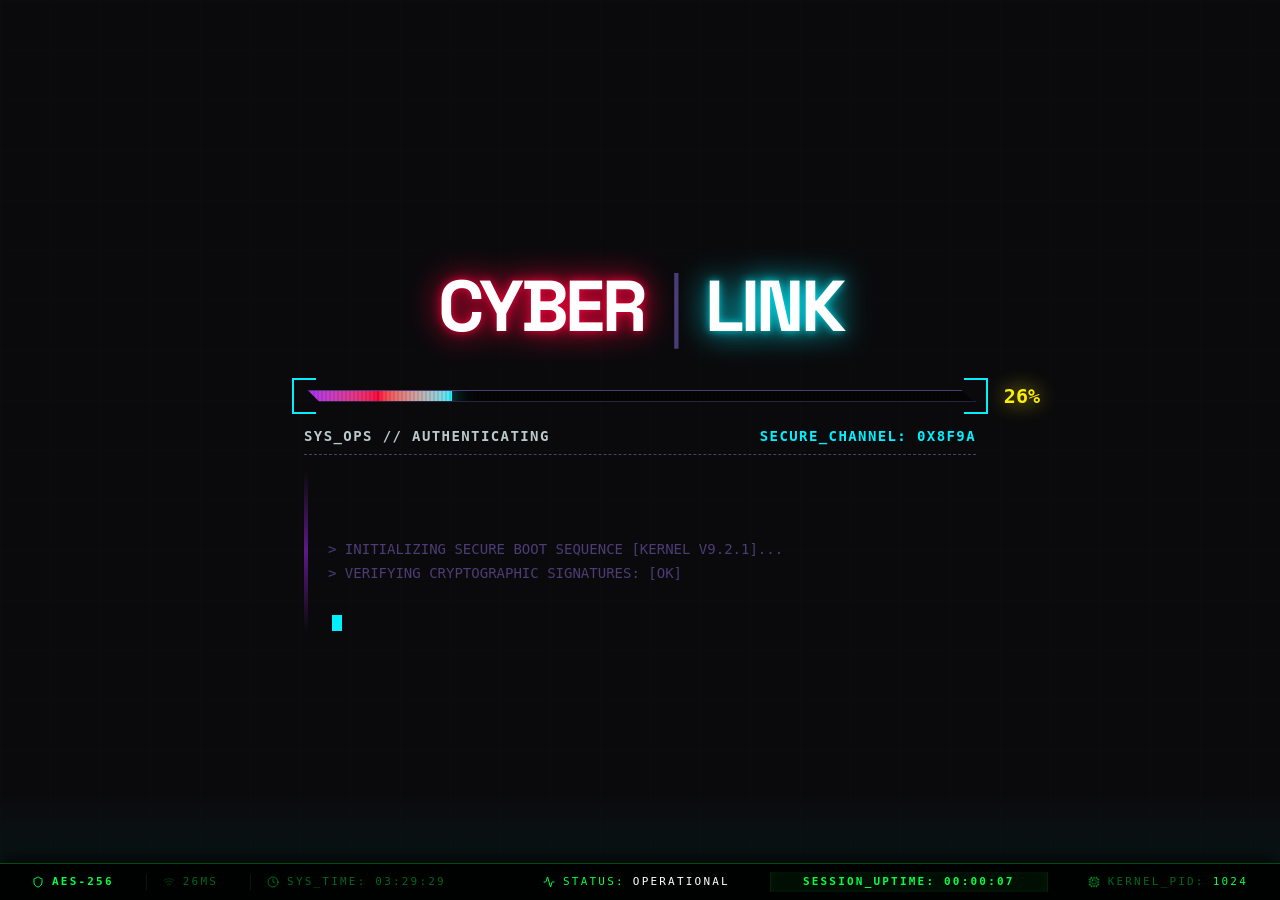
<file: index.html>
<!doctype html>
<html lang="en">

<head>
  <meta charset="UTF-8" />
  <link rel="icon" type="image/svg+xml" href="data:image/svg+xml,%3Csvg xmlns='http://www.w3.org/2000/svg' viewBox='0 0 32 32'%3E%3C/svg%3E" />
  <meta name="apple-mobile-web-app-title" content="Cyber-Sentry" />
  <link rel="manifest" href="/favicon/site.webmanifest" />
  <meta name="viewport" content="width=device-width, initial-scale=1.0" />
  <title>Ravi Pandit - Cyber-Sentry Portfolio</title>
  <meta name="description" content="Ravi Pandit — Cybersecurity Enthusiast | Ethical Hacking | Software Development | Punjab, India." />
  <meta name="keywords" content="Ravi Pandit, Cybersecurity, Ethical Hacking, Software Development, CSE, Web Security, Linux, OSINT, Portfolio, Cyber-Sentry" />
  <meta name="author" content="Ravi Pandit" />
  <meta name="robots" content="index, follow" />


 
  <meta property="og:type" content="website" />
  <meta property="og:url" content="https://ravipandit.me/" />
  <meta property="og:title" content="Ravi Pandit - Cyber-Sentry Portfolio" />
  <meta property="og:description" content="Ravi Pandit — Cybersecurity Enthusiast | Ethical Hacking | Software Development | Punjab, India." />

 
  <meta property="twitter:card" content="summary_large_image" />
  <meta property="twitter:url" content="https://ravipandit.me/" />
  <meta property="twitter:title" content="Ravi Pandit - Cyber-Sentry Portfolio" />
  <meta property="twitter:description" content="Ravi Pandit — Cybersecurity Enthusiast | Ethical Hacking | Software Development | Punjab, India." />
  <link rel="preconnect" href="https://fonts.googleapis.com" />
  <link rel="preconnect" href="https://fonts.gstatic.com" crossorigin />
  <link
    href="https://fonts.googleapis.com/css2?family=Manrope:wght@300;400;500;600;700&family=Space+Grotesk:wght@300;400;500;600;700&display=swap"
    rel="stylesheet" />
  <meta name="theme-color" content="#121315" />
  
 
  <script type="application/ld+json">
    {
      "@context": "https://schema.org",
      "@type": "Person",
      "name": "Ravi Pandit",
      "url": "https://ravipandit.me/",
      "jobTitle": "Cybersecurity Enthusiast | Ethical Hacking | Software Development",
      "alumniOf": {
        "@type": "CollegeOrUniversity",
        "name": "Lovely Professional University (LPU)"
      },
      "description": "Cybersecurity Enthusiast | Ethical Hacking | Software Development.",
      "knowsAbout": ["Cybersecurity", "Ethical Hacking", "Software Development", "Web Application Security", "Linux", "OSINT"]
    }
  </script>
  <script type="module" crossorigin src="/assets/index-ARJzAwYc.js"></script>
  <link rel="stylesheet" crossorigin href="/assets/index-Bi5LrQ_e.css">
</head>

<body class="bg-[#121315] text-[#e3e2e5]">
  <h1 style="position: absolute; width: 1px; height: 1px; padding: 0; margin: -1px; overflow: hidden; clip: rect(0, 0, 0, 0); white-space: nowrap; border-width: 0;">Ravi Pandit - Cybersecurity Portfolio</h1>
  <div id="root"></div>
</body>

</html>
</file>
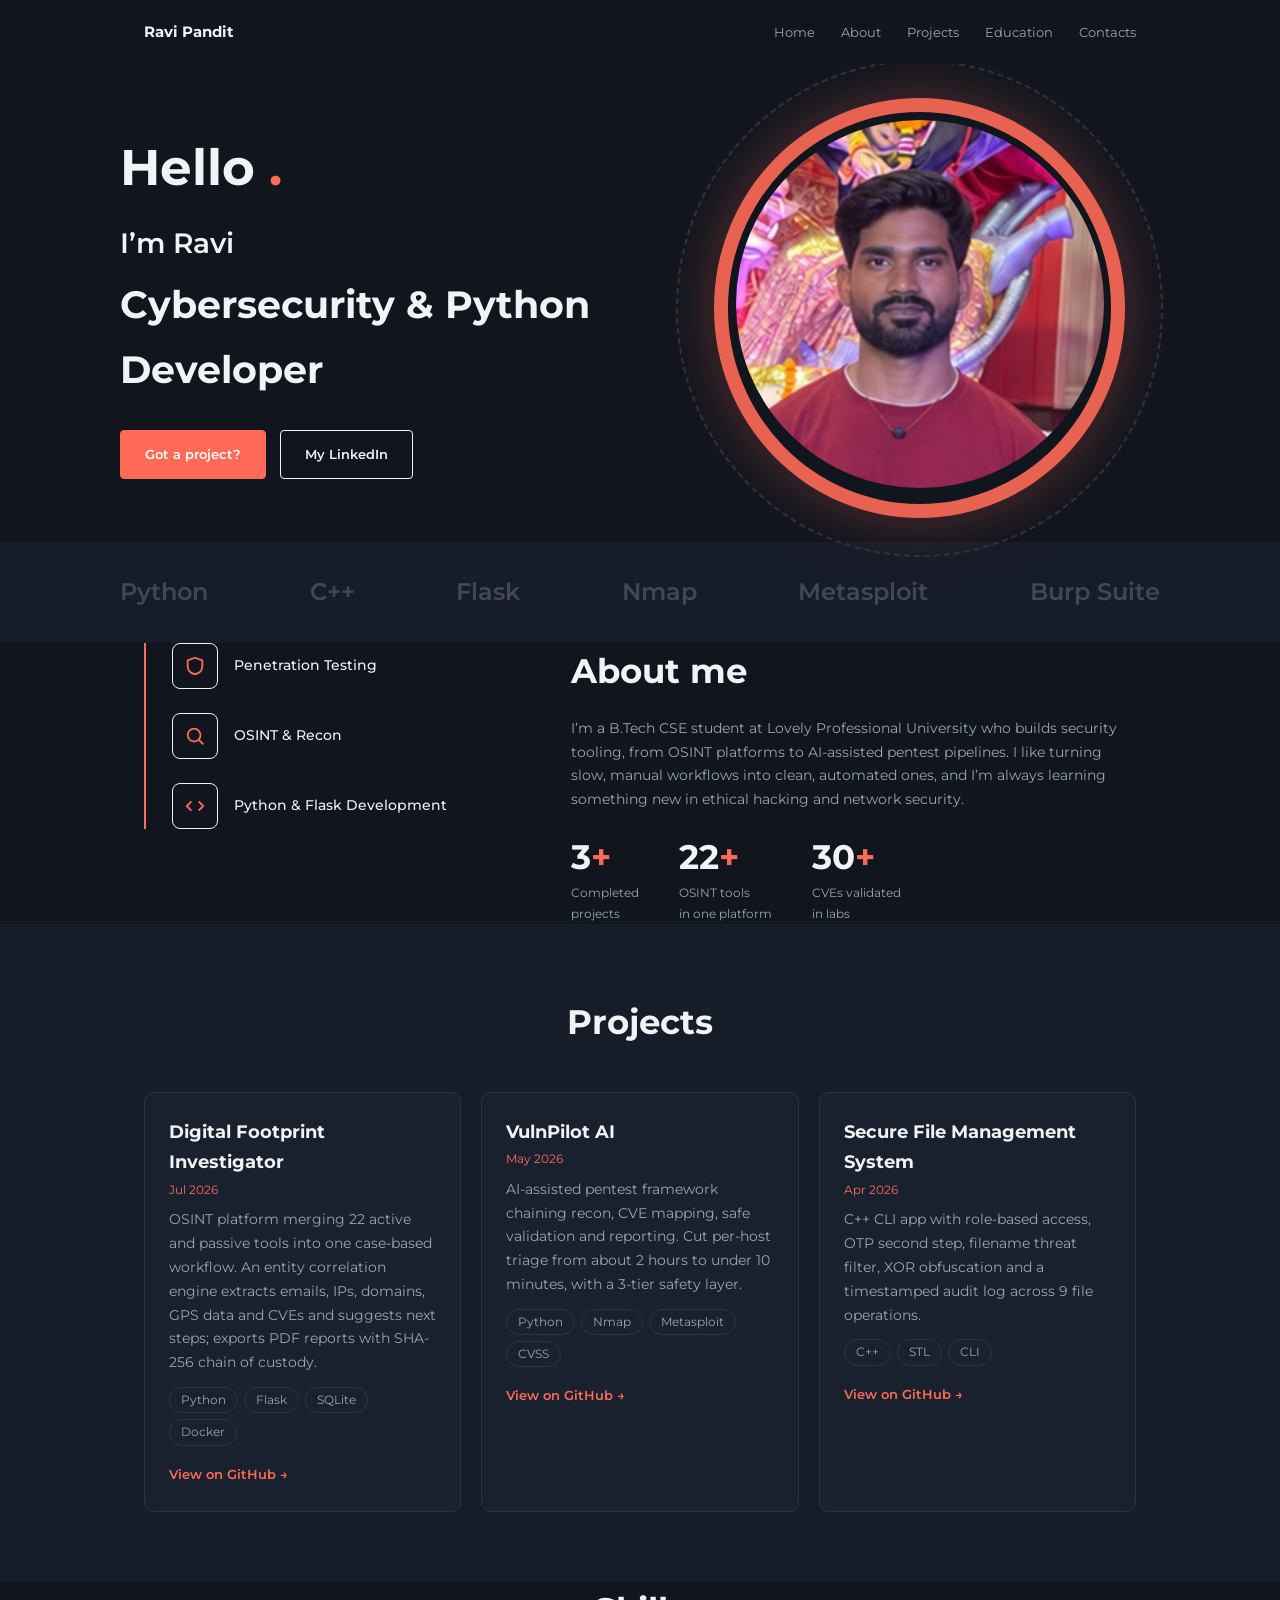
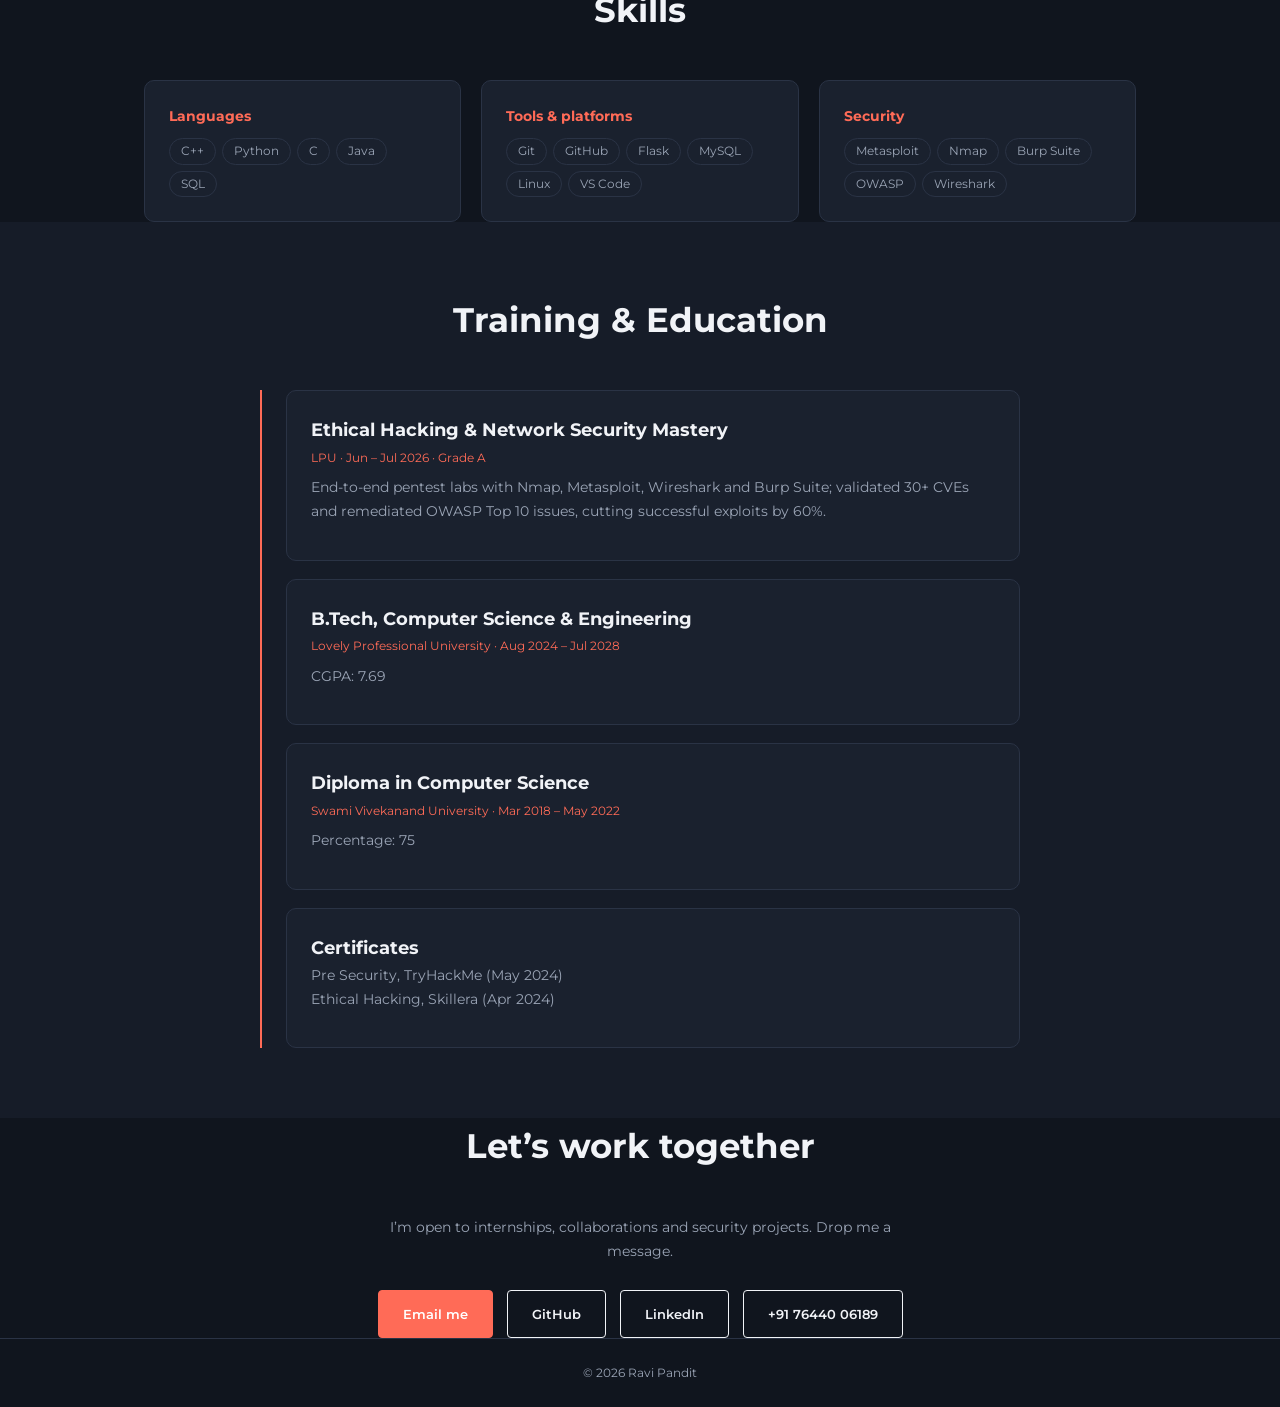
<file: Ravi Pandit _ Portfolio (1).html>
<!DOCTYPE html>
<html lang="en">
<head>
<meta charset="utf-8">
<meta name="viewport" content="width=device-width, initial-scale=1, viewport-fit=cover">
<title>Ravi Pandit | Portfolio</title>
<link rel="stylesheet" href="https://fonts.googleapis.com/css2?family=Montserrat:wght@400;500;600;700&display=swap">
<style>
:root{--bg:#10151e;--bg2:#161c28;--card:#1a212e;--text:#f1f3f7;--muted:#9aa4b5;--accent:#ff6b57;--line:#2a3345;color-scheme:dark;box-sizing:border-box;padding-top:env(safe-area-inset-top,0px);padding-bottom:env(safe-area-inset-bottom,0px)}
*{box-sizing:border-box}
html{scroll-behavior:smooth;scroll-padding-top:70px;background:var(--bg)}
body{margin:0;background:var(--bg);color:var(--text);font-family:Montserrat,system-ui,-apple-system,"Segoe UI",sans-serif;line-height:1.7}
a{color:inherit;text-decoration:none}
.wrap{max-width:1040px;margin:0 auto;padding:0 24px}
nav{position:sticky;top:env(safe-area-inset-top,0px);z-index:10;background:var(--bg)}
nav .wrap{display:flex;justify-content:space-between;align-items:center;height:64px}
nav b{font-size:15px}
nav div a{margin-left:26px;font-size:13px;color:var(--muted)}
nav div a:hover{color:var(--accent)}
.hero{display:grid;grid-template-columns:1.1fr 1fr;align-items:center;gap:30px;padding:50px 0 40px}
.hero h1{font-size:clamp(34px,5vw,50px);line-height:1.2;margin:0}
.hero h1 .dot{color:var(--accent)}
.hero h2{font-size:clamp(26px,4vw,38px);margin:22px 0 28px;font-weight:700}
.hero h2 small{display:block;font-size:clamp(20px,3vw,28px);font-weight:600;margin-bottom:6px}
.btns{display:flex;gap:14px;flex-wrap:wrap}
.btn{padding:12px 24px;font-size:13px;font-weight:600;border:1px solid var(--text);border-radius:4px}
.btn.p{background:var(--accent);border-color:var(--accent);color:#fff}
.btn:hover{opacity:.85}
.pic{position:relative;width:min(380px,80vw);aspect-ratio:1;justify-self:center}
.pic::before{content:"";position:absolute;inset:-4%;border-radius:50%;border:14px solid var(--accent);opacity:.9;box-shadow:0 0 60px rgba(255,107,87,.35)}
.pic::after{content:"";position:absolute;inset:-14%;border-radius:50%;border:2px dashed var(--line)}
.pic img{position:relative;z-index:1;width:100%;height:100%;border-radius:50%;object-fit:cover;border:6px solid var(--bg)}
.tech{display:flex;justify-content:space-between;flex-wrap:wrap;gap:10px 24px;padding:30px 0;font-size:clamp(16px,2.6vw,24px);font-weight:600;color:var(--text);opacity:.2}
.dark2{background:var(--bg2)}
section{padding:70px 0}
.about{display:grid;grid-template-columns:.8fr 1.2fr;gap:50px;align-items:start}
.svc{border-left:2px solid var(--accent);padding-left:26px;display:grid;gap:24px}
.svc div{display:flex;align-items:center;gap:16px;font-size:14px;font-weight:500}
.ic{width:46px;height:46px;border:1.5px solid var(--text);border-radius:8px;display:grid;place-items:center;flex:none;color:var(--accent)}
h3.t{font-size:clamp(26px,4vw,34px);margin:0 0 16px}
.about p{color:var(--muted);font-size:14px;margin:0 0 28px}
.stats{display:flex;gap:40px;flex-wrap:wrap}
.stats b{font-size:34px;line-height:1}
.stats b i{color:var(--accent);font-style:normal}
.stats span{display:block;font-size:12px;color:var(--muted);margin-top:6px}
.sec-t{text-align:center;font-size:clamp(26px,4vw,34px);margin:0 0 40px}
.grid{display:grid;grid-template-columns:repeat(auto-fit,minmax(290px,1fr));gap:20px}
.card{background:var(--card);border:1px solid var(--line);border-radius:10px;padding:24px;transition:.2s}
.card:hover{border-color:var(--accent);transform:translateY(-3px)}
.card h4{margin:0;font-size:18px}
.card .d{font-size:12px;color:var(--accent);margin:2px 0 8px}
.card p{color:var(--muted);font-size:14px;margin:0 0 12px}
.tags{display:flex;flex-wrap:wrap;gap:6px;margin-bottom:14px}
.tags span{border:1px solid var(--line);border-radius:99px;padding:2px 11px;font-size:12px;color:var(--muted)}
.card a.l{color:var(--accent);font-size:13px;font-weight:600}
.sk h4{font-size:14px;color:var(--accent);margin-bottom:10px}
.sk .tags{margin:0}
.tl{max-width:760px;margin:0 auto;border-left:2px solid var(--accent);padding-left:24px;display:grid;gap:18px}
.contact{text-align:center}
.contact p{color:var(--muted);font-size:14px;max-width:520px;margin:0 auto 26px}
.contact .btns{justify-content:center}
footer{text-align:center;color:var(--muted);font-size:12px;padding:24px 0;border-top:1px solid var(--line)}
@media(max-width:780px){nav div a{display:none}.hero{grid-template-columns:1fr;padding-top:20px}.about{grid-template-columns:1fr;gap:36px}.tech{justify-content:center}}
</style>
</head>
<body>
<nav><div class="wrap"><b>Ravi Pandit</b><div><a href="#home">Home</a><a href="#about">About</a><a href="#projects">Projects</a><a href="#education">Education</a><a href="#contact">Contacts</a></div></div></nav>

<header id="home" class="wrap hero">
<div>
<h1>Hello<span class="dot"> .</span></h1>
<h2><small>I’m Ravi</small>Cybersecurity &amp; Python Developer</h2>
<div class="btns"><a class="btn p" href="mailto:panditravi6189@gmail.com">Got a project?</a><a class="btn" href="https://www.linkedin.com/in/ravi-pandit01/" target="_blank" rel="noopener">My LinkedIn</a></div>
</div>
<div class="pic"><img alt="Ravi Pandit" src="[data-uri]"></div>
</header>

<div class="dark2"><div class="wrap tech"><span>Python</span><span>C++</span><span>Flask</span><span>Nmap</span><span>Metasploit</span><span>Burp Suite</span></div></div>

<section id="about" class="wrap about">
<div class="svc">
<div><span class="ic"><svg width="22" height="22" fill="none" stroke="currentColor" stroke-width="2" viewBox="0 0 24 24"><path d="M12 3l8 3v6c0 5-3.5 8-8 9-4.5-1-8-4-8-9V6z"/></svg></span>Penetration Testing</div>
<div><span class="ic"><svg width="22" height="22" fill="none" stroke="currentColor" stroke-width="2" viewBox="0 0 24 24"><circle cx="11" cy="11" r="7"/><path d="M21 21l-5-5"/></svg></span>OSINT &amp; Recon</div>
<div><span class="ic"><svg width="22" height="22" fill="none" stroke="currentColor" stroke-width="2" viewBox="0 0 24 24"><path d="M8 7l-5 5 5 5M16 7l5 5-5 5"/></svg></span>Python &amp; Flask Development</div>
</div>
<div>
<h3 class="t">About me</h3>
<p>I’m a B.Tech CSE student at Lovely Professional University who builds security tooling, from OSINT platforms to AI-assisted pentest pipelines. I like turning slow, manual workflows into clean, automated ones, and I’m always learning something new in ethical hacking and network security.</p>
<div class="stats">
<div><b>3<i>+</i></b><span>Completed<br>projects</span></div>
<div><b>22<i>+</i></b><span>OSINT tools<br>in one platform</span></div>
<div><b>30<i>+</i></b><span>CVEs validated<br>in labs</span></div>
</div>
</div>
</section>

<section id="projects" class="dark2"><div class="wrap">
<h3 class="sec-t">Projects</h3>
<div class="grid">
<div class="card"><h4>Digital Footprint Investigator</h4><div class="d">Jul 2026</div>
<p>OSINT platform merging 22 active and passive tools into one case-based workflow. An entity correlation engine extracts emails, IPs, domains, GPS data and CVEs and suggests next steps; exports PDF reports with SHA-256 chain of custody.</p>
<div class="tags"><span>Python</span><span>Flask</span><span>SQLite</span><span>Docker</span></div>
<a class="l" href="https://github.com/RaviPandit991" target="_blank" rel="noopener">View on GitHub →</a></div>
<div class="card"><h4>VulnPilot AI</h4><div class="d">May 2026</div>
<p>AI-assisted pentest framework chaining recon, CVE mapping, safe validation and reporting. Cut per-host triage from about 2 hours to under 10 minutes, with a 3-tier safety layer.</p>
<div class="tags"><span>Python</span><span>Nmap</span><span>Metasploit</span><span>CVSS</span></div>
<a class="l" href="https://github.com/RaviPandit991" target="_blank" rel="noopener">View on GitHub →</a></div>
<div class="card"><h4>Secure File Management System</h4><div class="d">Apr 2026</div>
<p>C++ CLI app with role-based access, OTP second step, filename threat filter, XOR obfuscation and a timestamped audit log across 9 file operations.</p>
<div class="tags"><span>C++</span><span>STL</span><span>CLI</span></div>
<a class="l" href="https://github.com/RaviPandit991" target="_blank" rel="noopener">View on GitHub →</a></div>
</div></div></section>

<section id="skills" class="wrap">
<h3 class="sec-t">Skills</h3>
<div class="grid sk">
<div class="card"><h4>Languages</h4><div class="tags"><span>C++</span><span>Python</span><span>C</span><span>Java</span><span>SQL</span></div></div>
<div class="card"><h4>Tools &amp; platforms</h4><div class="tags"><span>Git</span><span>GitHub</span><span>Flask</span><span>MySQL</span><span>Linux</span><span>VS Code</span></div></div>
<div class="card"><h4>Security</h4><div class="tags"><span>Metasploit</span><span>Nmap</span><span>Burp Suite</span><span>OWASP</span><span>Wireshark</span></div></div>
</div>
</section>

<section id="education" class="dark2"><div class="wrap">
<h3 class="sec-t">Training &amp; Education</h3>
<div class="tl">
<div class="card"><h4>Ethical Hacking &amp; Network Security Mastery</h4><div class="d">LPU · Jun – Jul 2026 · Grade A</div><p>End-to-end pentest labs with Nmap, Metasploit, Wireshark and Burp Suite; validated 30+ CVEs and remediated OWASP Top 10 issues, cutting successful exploits by 60%.</p></div>
<div class="card"><h4>B.Tech, Computer Science &amp; Engineering</h4><div class="d">Lovely Professional University · Aug 2024 – Jul 2028</div><p>CGPA: 7.69</p></div>
<div class="card"><h4>Diploma in Computer Science</h4><div class="d">Swami Vivekanand University · Mar 2018 – May 2022</div><p>Percentage: 75</p></div>
<div class="card"><h4>Certificates</h4><p>Pre Security, TryHackMe (May 2024)<br>Ethical Hacking, Skillera (Apr 2024)</p></div>
</div></div></section>

<section id="contact" class="wrap contact">
<h3 class="sec-t">Let’s work together</h3>
<p>I’m open to internships, collaborations and security projects. Drop me a message.</p>
<div class="btns"><a class="btn p" href="mailto:panditravi6189@gmail.com">Email me</a><a class="btn" href="https://github.com/RaviPandit991" target="_blank" rel="noopener">GitHub</a><a class="btn" href="https://www.linkedin.com/in/ravi-pandit01/" target="_blank" rel="noopener">LinkedIn</a><a class="btn" href="tel:+917644006189">+91 76440 06189</a></div>
</section>
<footer>© 2026 Ravi Pandit</footer>
</body>
</html>
</file>
